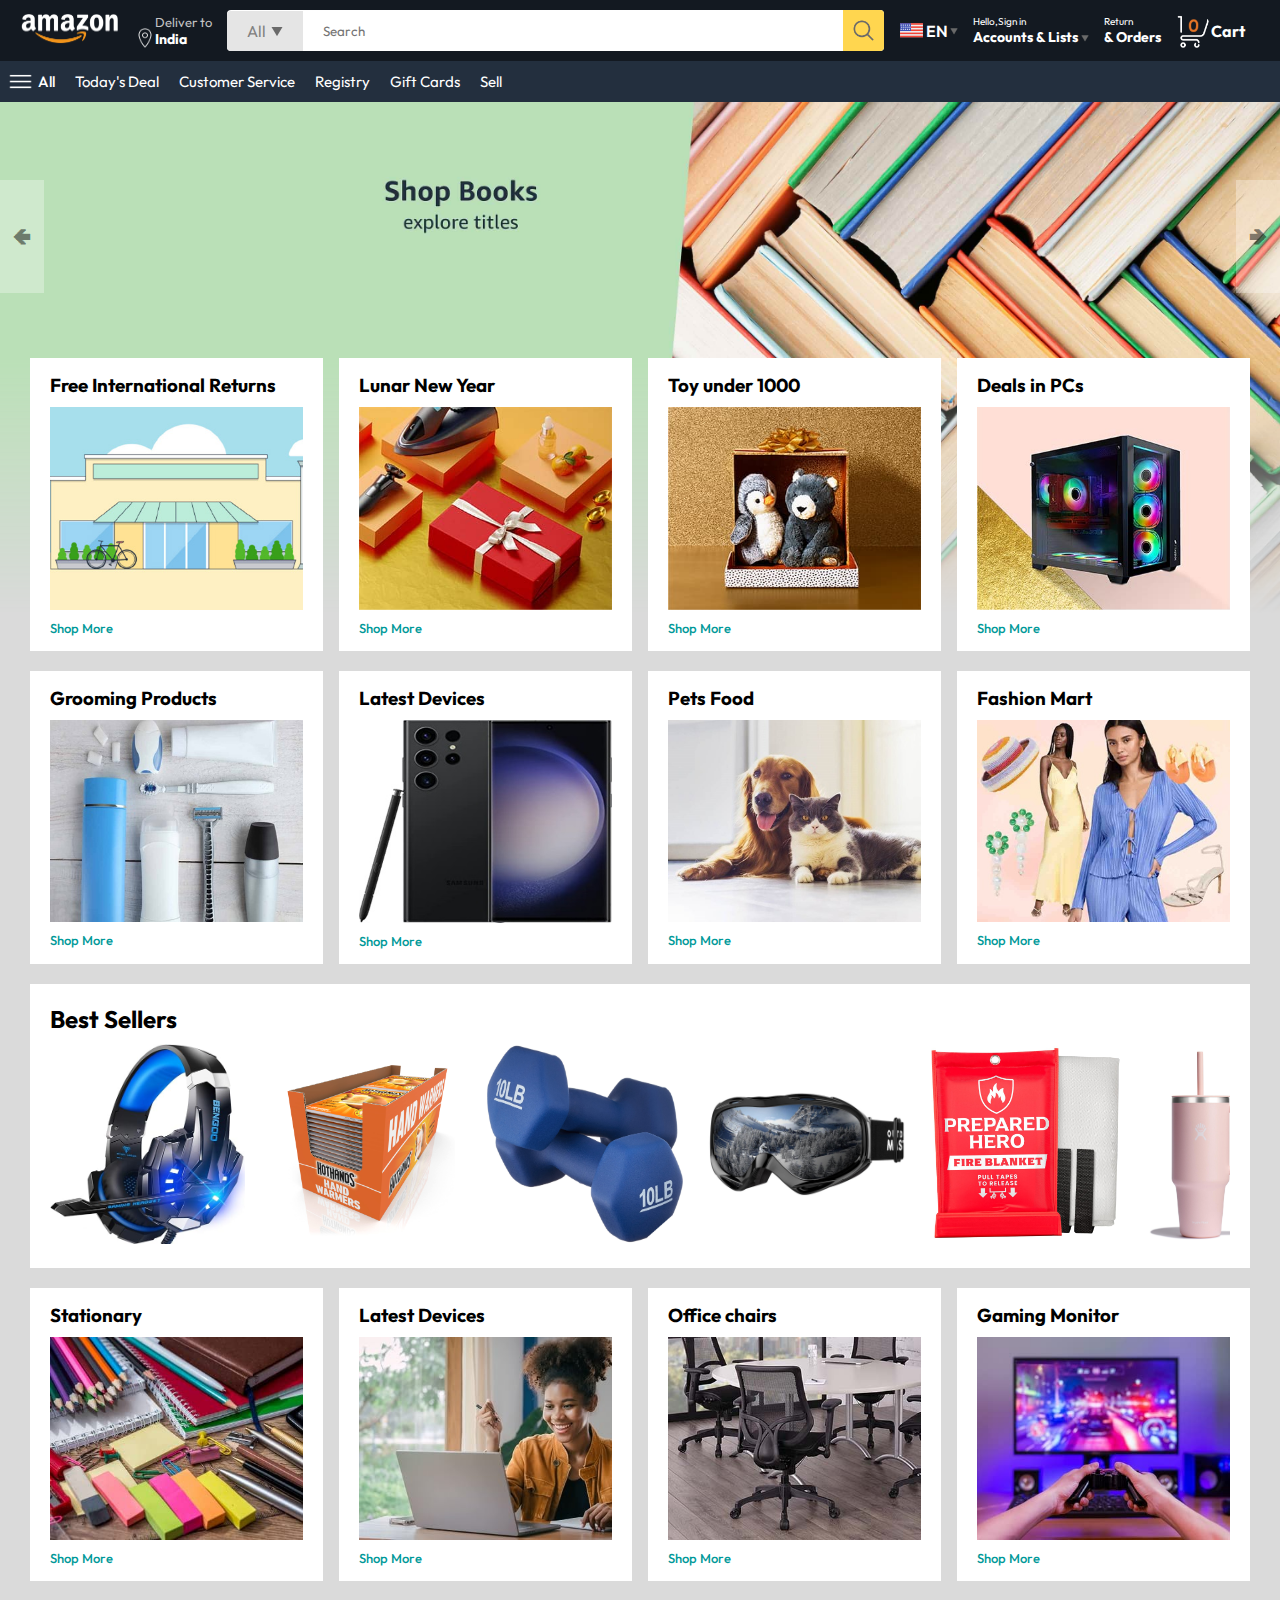
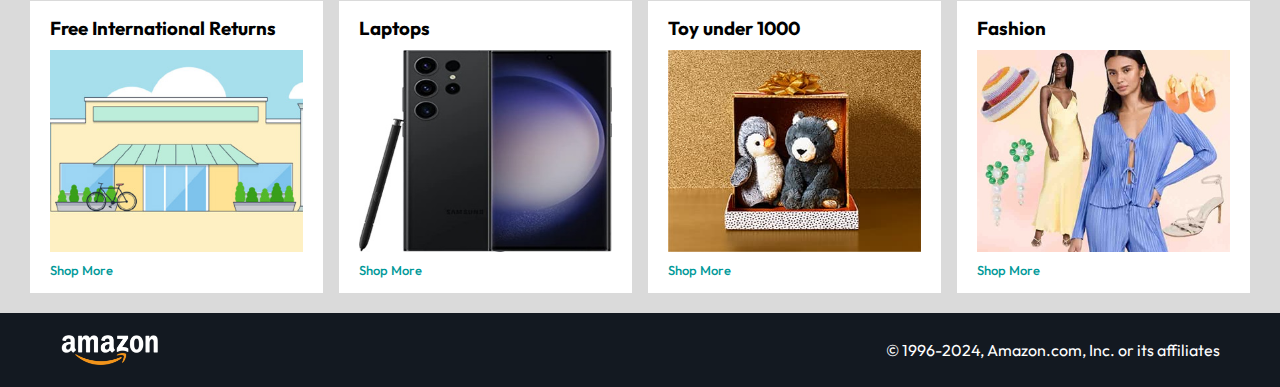
<file: index.html>
<!DOCTYPE html>
<html lang="en">
<head>
    <meta charset="UTF-8">
    <meta name="viewport" content="width=device-width, initial-scale=1.0">
    <title>Amazon</title>
    <link rel="stylesheet" href="style.css">
</head>
<body>
    <nav>
        <a href="/"><img src="/assets/amazon_logo.png" width="100"></a>
        <div class="nav-country">
            <img src="/assets/location_icon.png" height="20">
            <div>
                <p>Deliver to</p>
                <h1>India</h1>
            </div>
        </div>
        <div class="nav-search">
            <div class="nav-search-category">
                <p>All</p>
                <img src="/assets/dropdown_icon.png" height="12">
            </div>
            <input type="text" class="nav-search-input" placeholder="Search">
            <img src="/assets/search_icon.png" class="nav-search-icon">
        </div>
        <div class="nav-language">
            <img src="/assets/us_flag.png" width="25px">
            <p>EN</p>
            <img src="/assets/dropdown_icon.png" width="8px" >
        </div>
        <div class="nav-text">
            <p><a href="signin.html">Hello,Sign in</a></p>
            <h1>Accounts & Lists <img src="/assets/dropdown_icon.png" width="8px"></h1>
        </div>
        <div class="nav-text">
            <p>Return</p>
            <h1>& Orders</h1>
        </div>
        <a href="signin.html" class="mobile-user-icon" style="display: none;"><img src="/assets/user.png" ></a>
        <div>
            <a href="cart.html" class="nav-cart">
                <img src="/assets/cart_icon.png" width="35px">
                <h4>Cart</h4>
            </a>
        </div>
    </nav>
    <div class="nav-bottom">
        <div >
            <img src="/assets/menu_icon.png" width="25px">
            <p>All</p>
        </div>
        <p>Today's Deal</p>
        <p>Customer Service</p>
        <p>Registry</p>
        <p>Gift Cards</p>
        <p>Sell</p>
    </div>


    <div class="header-slider">
        <a href="#" class="control-prev">&#129144</a>
        <a href="#" class="control-next">&#129146</a>
        <ul>
            <img src="/assets/header1.jpg" class="header-img">
            <img src="/assets/header2.jpg" class="header-img">
            <img src="/assets/header3.jpg" class="header-img">
            <img src="/assets/header4.jpg" class="header-img">
            <img src="/assets/header5.jpg" class="header-img">
            <img src="/assets/header6.jpg" class="header-img">
        </ul>
    </div>

    <div class="box-row header-box">
       <div class="box-col">
            <h3>Free International Returns</h3>
            <img src="assets/box1-1.jpg">
            <a href="/">Shop More</a>
       </div>
       <div class="box-col">
            <h3>Lunar New Year</h3>
            <img src="assets/box1-2.jpg">
            <a href="/">Shop More</a>
       </div>
       <div class="box-col">
            <h3>Toy under 1000</h3>
            <img src="assets/box1-3.jpg">
            <a href="/">Shop More</a>
       </div>
       <div class="box-col">
            <h3>Deals in PCs</h3>
            <img src="assets/box1-4.jpg">
            <a href="/">Shop More</a>
       </div>
    </div>
    <div class="box-row">
        <div class="box-col">
             <h3>Grooming Products</h3>
             <img src="assets/box2-1.jpg">
             <a href="/">Shop More</a>
        </div>
        <div class="box-col">
             <h3>Latest Devices</h3>
             <img src="assets/box2-2.jpg">
             <a href="/">Shop More</a>
        </div>
        <div class="box-col">
             <h3>Pets Food</h3>
             <img src="assets/box2-3.jpg">
             <a href="/">Shop More</a>
        </div>
        <div class="box-col">
             <h3>Fashion Mart</h3>
             <img src="assets/box2-4.jpg">
             <a href="/">Shop More</a>
        </div>
     </div>

     <div class="product-slider">
        <h2>Best Sellers</h2>
        <div class="products">
            <a href="/product.html"> <img src="/assets/product_img.jpg"></a>
            <img src="/assets/product1-1.jpg">
            <img src="/assets/product1-2.jpg">
            <img src="/assets/product1-3.jpg">
            <img src="/assets/product1-4.jpg">
            <img src="/assets/product1-5.jpg">
            <img src="/assets/product1-6.jpg">
            <img src="/assets/product1-7.jpg">
            <img src="/assets/product1-8.jpg">
            <img src="/assets/product1-9.jpg">
            <img src="/assets/product1-10.jpg">

        </div>
     </div>

     <div class="box-row">
        <div class="box-col">
             <h3>Stationary</h3>
             <img src="assets/box3-1.jpg">
             <a href="/">Shop More</a>
        </div>
        <div class="box-col">
             <h3>Latest Devices</h3>
             <img src="assets/box3-2.jpg">
             <a href="/">Shop More</a>
        </div>
        <div class="box-col">
             <h3>Office chairs</h3>
             <img src="assets/box3-3.jpg">
             <a href="/">Shop More</a>
        </div>
        <div class="box-col">
             <h3>Gaming Monitor</h3>
             <img src="assets/box3-4.jpg">
             <a href="/">Shop More</a>
        </div>
     </div>
     <div class="box-row">
        <div class="box-col">
             <h3>Free International Returns</h3>
             <img src="assets/box1-1.jpg">
             <a href="/">Shop More</a>
        </div>
        <div class="box-col">
             <h3>Laptops</h3>
             <img src="assets/box2-2.jpg">
             <a href="/">Shop More</a>
        </div>
        <div class="box-col">
             <h3>Toy under 1000</h3>
             <img src="assets/box1-3.jpg">
             <a href="/">Shop More</a>
        </div>
        <div class="box-col">
             <h3>Fashion</h3>
             <img src="assets/box2-4.jpg">
             <a href="/">Shop More</a>
        </div>
     </div>

    <footer>
        <img src="/assets/amazon_logo.png" width="100">
        <p>© 1996-2024, Amazon.com, Inc. or its affiliates</p>
    </footer>
    <script src="script.js"></script>
</body>
</html>
</file>
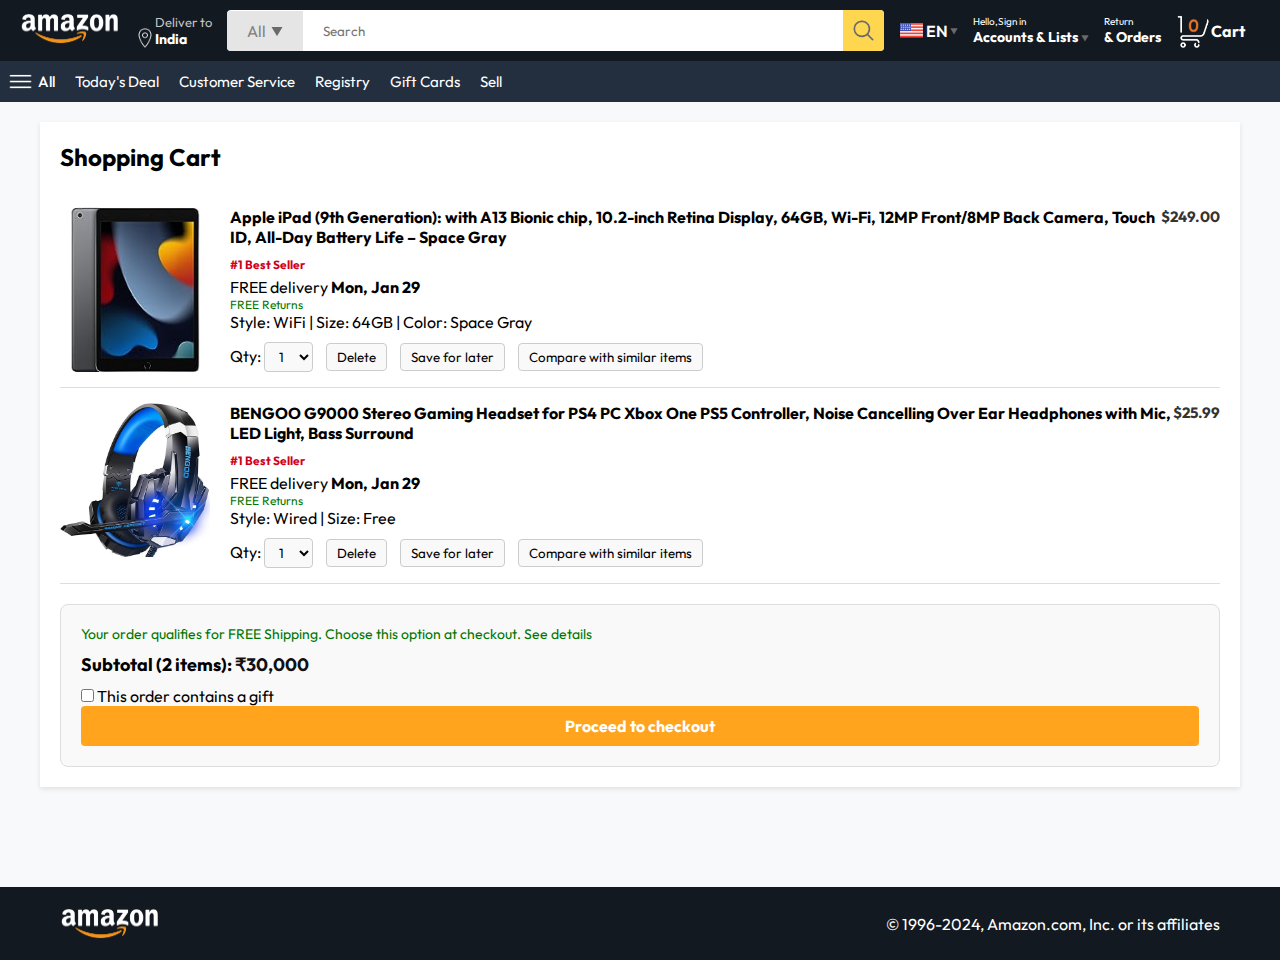
<file: cart.html>
<!DOCTYPE html>
<html lang="en">
<head>
    <meta charset="UTF-8">
    <meta name="viewport" content="width=device-width, initial-scale=1.0">
    <title>Cart</title>
    <link rel="stylesheet" href="style.css">
    <link rel="stylesheet" href="cart.css">
</head>
<body>
    <nav>
        <a href="/"><img src="/assets/amazon_logo.png" width="100"></a>
        <div class="nav-country">
            <img src="/assets/location_icon.png" height="20">
            <div>
                <p>Deliver to</p>
                <h1>India</h1>
            </div>
        </div>
        <div class="nav-search">
            <div class="nav-search-category">
                <p>All</p>
                <img src="/assets/dropdown_icon.png" height="12">
            </div>
            <input type="text" class="nav-search-input" placeholder="Search">
            <img src="/assets/search_icon.png" class="nav-search-icon">
        </div>
        <div class="nav-language">
            <img src="/assets/us_flag.png" width="25px">
            <p>EN</p>
            <img src="/assets/dropdown_icon.png" width="8px" >
        </div>
        <div class="nav-text">
            <p><a href="signin.html">Hello,Sign in</a></p>
            <h1>Accounts & Lists <img src="/assets/dropdown_icon.png" width="8px"></h1>
        </div>
        <div class="nav-text">
            <p>Return</p>
            <h1>& Orders</h1>
        </div>
        <div>
            <a href="" class="nav-cart">
                <img src="/assets/cart_icon.png" width="35px">
                <h4>Cart</h4>
            </a>
        </div>
    </nav>
    <div class="nav-bottom">
        <div >
            <img src="/assets/menu_icon.png" width="25px">
            <p>All</p>
        </div>
        <p>Today's Deal</p>
        <p>Customer Service</p>
        <p>Registry</p>
        <p>Gift Cards</p>
        <p>Sell</p>
    </div>
    <div class="cart-container">
        <h2 class="cart-title">Shopping Cart</h2>
        
        <div class="cart-item">
            <img src="assets/ipad_img.jpg" alt="iPad" class="item-image">
            <div class="item-info">
                <h3>Apple iPad (9th Generation): with A13 Bionic chip, 10.2-inch Retina Display, 64GB, Wi-Fi, 12MP Front/8MP Back Camera, Touch ID, All-Day Battery Life – Space Gray</h3>
                <span class="best-seller">#1 Best Seller</span>
                <p>FREE delivery <strong>Mon, Jan 29</strong></p>
                <p class="returns">FREE Returns</p>
                <p>Style: WiFi | Size: 64GB | Color: Space Gray</p>
                <div class="item-actions">
                    <label for="qty1">Qty: </label>
                    <select id="qty1">
                        <option value="1">1</option>
                        <option value="2">2</option>
                        <option value="3">3</option>
                    </select>
                    <button>Delete</button>
                    <button>Save for later</button>
                    <button>Compare with similar items</button>
                </div>
            </div>
            <div class="item-price">$249.00</div>
        </div>
      
        <div class="cart-item">
            <a href="product.html">
                <img src="assets/product_img.jpg" alt="Headphones" class="item-image">
            </a>
            <div class="item-info">
                <h3>BENGOO G9000 Stereo Gaming Headset for PS4 PC Xbox One PS5 Controller, Noise Cancelling Over Ear Headphones with Mic, LED Light, Bass Surround</h3>
                <span class="best-seller">#1 Best Seller</span>
                <p>FREE delivery <strong>Mon, Jan 29</strong></p>
                <p class="returns">FREE Returns</p>
                <p>Style: Wired | Size: Free</p>
                <div class="item-actions">
                    <label for="qty2">Qty: </label>
                    <select id="qty2">
                        <option value="1">1</option>
                        <option value="2">2</option>
                        <option value="3">3</option>
                    </select>
                    <button>Delete</button>
                    <button>Save for later</button>
                    <button>Compare with similar items</button>
                </div>
            </div>
            <div class="item-price">$25.99</div>
        </div>
        

        
        <div class="cart-summary">
            <p class="free-shipping">Your order qualifies for FREE Shipping. Choose this option at checkout. <a href="#">See details</a></p>
            <h3>Subtotal (2 items): <span>₹30,000</span></h3>
            <label><input type="checkbox"> This order contains a gift</label>
            <button class="checkout-btn">Proceed to checkout</button>
        </div>
    </div>
    <footer>
        <img src="/assets/amazon_logo.png" width="100">
        <p>© 1996-2024, Amazon.com, Inc. or its affiliates</p>
    </footer>
</body>
</html>
</file>
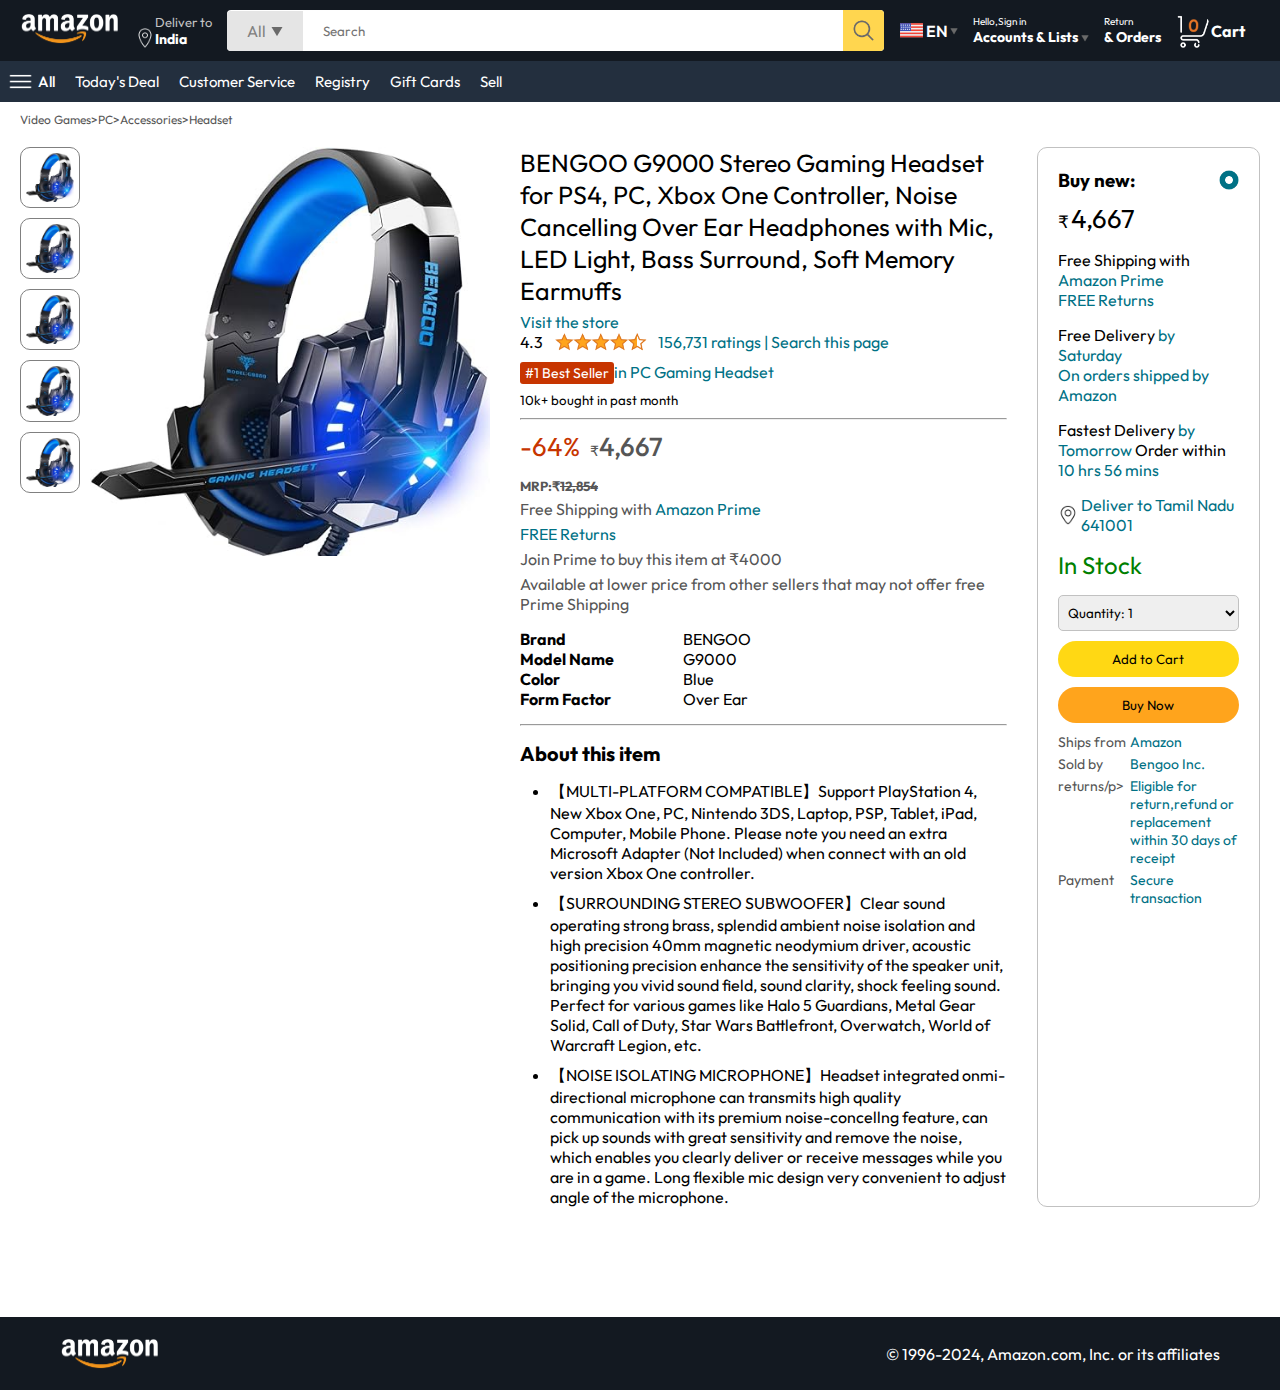
<file: product.html>
<!DOCTYPE html>
<html lang="en">
<head>
    <meta charset="UTF-8">
    <meta name="viewport" content="width=device-width, initial-scale=1.0">
    <title>Product Page</title>
    <link rel="stylesheet" href="style.css">
    <link rel="stylesheet" href="product.css">
</head>
<body>
    <nav>
        <a href="/"><img src="/assets/amazon_logo.png" width="100"></a>
        <div class="nav-country">
            <img src="/assets/location_icon.png" height="20">
            <div>
                <p>Deliver to</p>
                <h1>India</h1>
            </div>
        </div>
        <div class="nav-search">
            <div class="nav-search-category">
                <p>All</p>
                <img src="/assets/dropdown_icon.png" height="12">
            </div>
            <input type="text" class="nav-search-input" placeholder="Search">
            <img src="/assets/search_icon.png" class="nav-search-icon">
        </div>
        <div class="nav-language">
            <img src="/assets/us_flag.png" width="25px">
            <p>EN</p>
            <img src="/assets/dropdown_icon.png" width="8px" >
        </div>
        <div class="nav-text">
            <p><a href="signin.html">Hello,Sign in</a></p>
            <h1>Accounts & Lists <img src="/assets/dropdown_icon.png" width="8px"></h1>
        </div>
        <div class="nav-text">
            <p>Return</p>
            <h1>& Orders</h1>
        </div>
        <a href="signin.html" class="mobile-user-icon" style="display: none;"><img src="/assets/user.png" ></a>
        <div>
            <a href="cart.html" class="nav-cart">
                <img src="/assets/cart_icon.png" width="35px">
                <h4>Cart</h4>
            </a>
        </div>
    </nav>
    <div class="nav-bottom">
        <div >
            <img src="/assets/menu_icon.png" width="25px">
            <p>All</p>
        </div>
        <p>Today's Deal</p>
        <p>Customer Service</p>
        <p>Registry</p>
        <p>Gift Cards</p>
        <p>Sell</p>
    </div>
    <p class="breadcrumb"> Video Games>PC>Accessories>Headset</p>

    <div class="product-display">
        <div class="product-d-image">
            <div class="product-icons">
                <img src="assets/product_img.jpg" width="60">
                <img src="assets/product_img.jpg" width="60">
                <img src="assets/product_img.jpg" width="60">
                <img src="assets/product_img.jpg" width="60">
                <img src="assets/product_img.jpg" width="60">
            </div>
            <div class="product-main-image">
                <img src="/assets/product_img.jpg" width="400">
            </div>
        </div>
        <div class="product-d-details">
            <p class="product-title">
                BENGOO G9000 Stereo Gaming Headset for PS4, PC, Xbox One Controller, Noise Cancelling Over Ear Headphones with Mic, LED Light, Bass Surround, Soft Memory Earmuffs
            </p>
            <p class="brand-store">Visit the store</p>
            <div class="product-rating">
                <div>
                    <div>4.3 <img src="assets/rating_img.png" height="20px"></div>
                    <p>156,731 ratings | Search this page</p>
                </div>
                <p><span>#1 Best Seller</span>in PC Gaming Headset</p>
                <h5>10k+ bought in past month</h5>
                <hr>
            </div>
            <div class="product-price">
                <div>
                    <p>-64%</p>
                    <h1>₹<span>4,667</span></h1>
                </div>
                <h5>MRP:₹<span>12,854</span></h5>
                <p>Free Shipping with <span>Amazon Prime</span></p>
                <p><span>FREE Returns</span></p>
                <p>Join Prime to buy this item at ₹4000</p>
                <p>Available at lower price from other sellers that may not offer free Prime Shipping</p>
           
            </div>
            <div class="product-info">
                <p><b>Brand</b></p> <p>BENGOO</p>
                <p><b>Model Name</b></p> <p>G9000</p>
                <p><b>Color</b></p> <p>Blue</p>
                <p><b>Form Factor</b></p> <p>Over Ear</p>
            </div>
            <hr>
        <div class="product-description">
            <h1>About this item</h1>
            <ul>
                <li>【MULTI-PLATFORM COMPATIBLE】Support PlayStation 4, New Xbox One, PC, Nintendo 3DS, Laptop, PSP, Tablet, iPad, Computer, Mobile Phone. Please note you need an extra Microsoft Adapter (Not Included) when connect with an old version Xbox One controller. </li>
                <li>【SURROUNDING STEREO SUBWOOFER】Clear sound operating strong brass, splendid ambient noise isolation and high precision 40mm magnetic neodymium driver, acoustic positioning precision enhance the sensitivity of the speaker unit, bringing you vivid sound field, sound clarity, shock feeling sound. Perfect for various games like Halo 5 Guardians, Metal Gear Solid, Call of Duty, Star Wars Battlefront, Overwatch, World of Warcraft Legion, etc.</li>
                <li>【NOISE ISOLATING MICROPHONE】Headset integrated onmi-directional microphone can transmits high quality communication with its premium noise-concellng feature, can pick up sounds with great sensitivity and remove the noise, which enables you clearly deliver or receive messages while you are in a game. Long flexible mic design very convenient to adjust angle of the microphone. </li>
            </ul>
        </div>
        </div>
        <div class="product-d-purchase">
            <div class="title">
                <h3>Buy new:</h3><img src="assets/circle_icon.png" width="20px">
            </div>
            <h1 class="price">₹<span>4,667</span></h1>
            <div class="gap">
                <p>Free Shipping with <span>Amazon Prime</span></p>
                <p><span>FREE Returns</span></p>
            </div>
            <div class="gap">
                <p>Free Delivery<span> by Saturday</span></p>
                <p><span>On orders shipped by Amazon </span></p>
            </div>
            <div class="gap">
                <p>Fastest Delivery <span> by Tomorrow</span> Order within</p>
                <p><span>10 hrs 56 mins</span></p>
            </div>
            <div class="delivery-loation">
                <img src="assets/location_icon_dark.png" width="20px">
                <p><span>Deliver to Tamil Nadu 641001</span></p>
            </div>
            <h2 class="product-stock">In Stock</h2>
            <select class="product-quantity">
                <option value="1">Quantity: 1</option>
                <option value="2">Quantity: 2</option>
                <option value="3">Quantity: 3</option>
                <option value="4">Quantity: 4</option>
            </select>
            <button class="btn">Add to Cart</button>
            <button class="btn product-buy">Buy Now</button>
        <div class="product-seller">
            <p>Ships from</p><p><span>Amazon</span></p>
            <p>Sold by</p><p><span>Bengoo Inc.</span></p>
            <p>returns/p><p><span>Eligible for return,refund or replacement within 30 days of receipt</span></p>
            <p>Payment</p><p><span>Secure transaction</span></p>
        </div>
        </div>
     </div>
     <footer>
        <img src="/assets/amazon_logo.png" width="100">
        <p>© 1996-2024, Amazon.com, Inc. or its affiliates</p>
    </footer>
</body>
</html>
</file>
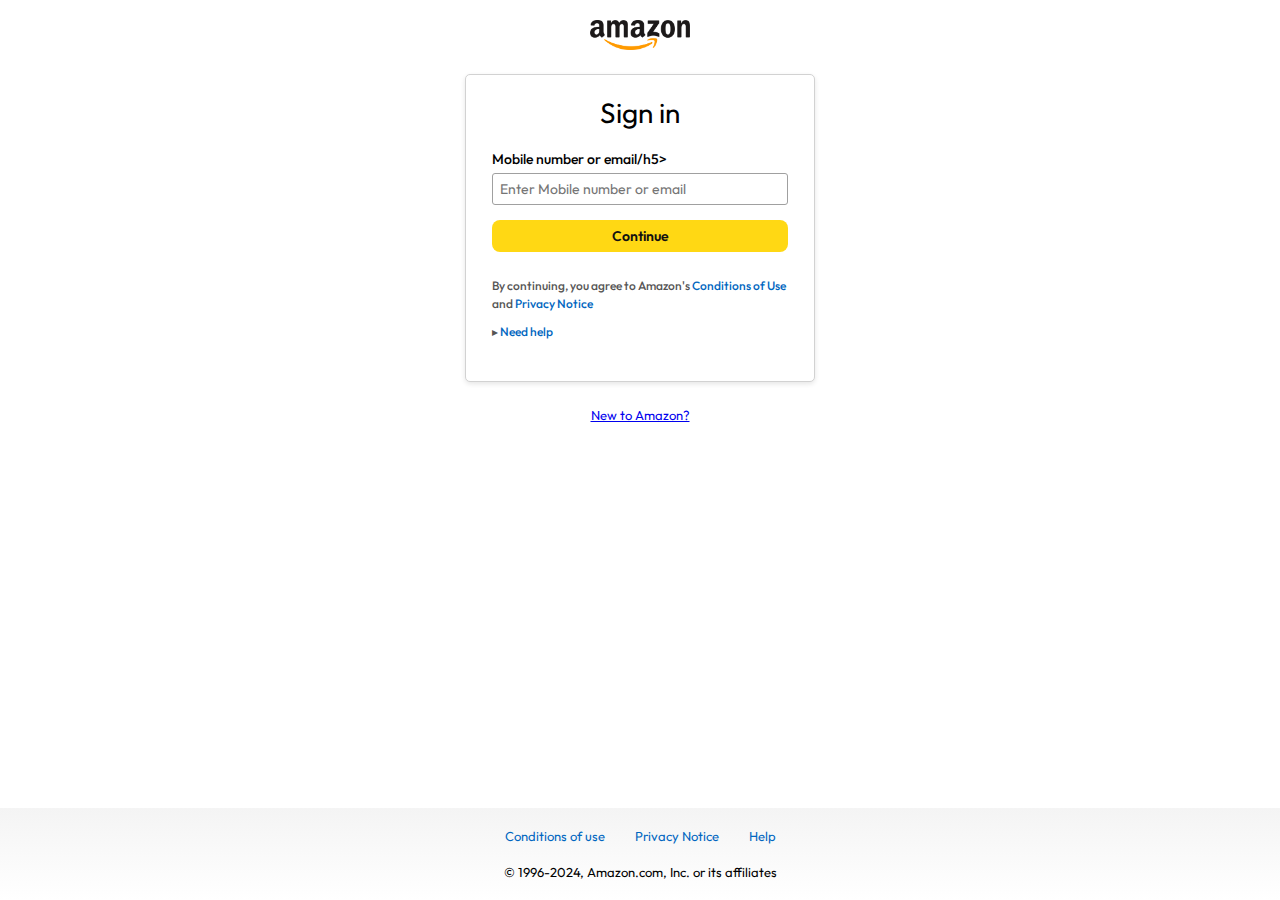
<file: signin.html>
<!DOCTYPE html>
<html lang="en">
<head>
    <meta charset="UTF-8">
    <meta name="viewport" content="width=device-width, initial-scale=1.0">
    <title>Sign In</title>
    <link rel="stylesheet" href="signin.css">
</head>
<body>
   <a href="/"><img class="logo" src="assets/amazon_logo_dark.png" width="100px"></a>
    <div class="signin-container">
        <h1 class="signin-title">Sign in</h1>
        <h5 class="input-label"> Mobile number or email/h5>
        <input type="text" placeholder="Enter Mobile number or email">
        <button>Continue</button>
        <p class="signin-condition"> By continuing, you agree to Amazon's<span> Conditions of Use</span> and <span>Privacy Notice</span></p>
        <p class="signin-help">&#9656 <span>Need help</span></p>
    </div>
    <div class="signin-bottom">
        <a href="signup.html"><p>New to Amazon?</p></a>
    </div>
    <footer>
        <div class="footer-links">
            <a href="#">Conditions of use</a>
            <a href="#">Privacy Notice</a>
            <a href="#">Help</a>
        </div>
        <p class="footer-copyright">© 1996-2024, Amazon.com, Inc. or its affiliates</p>
    </footer>
</body>
</html>
</file>
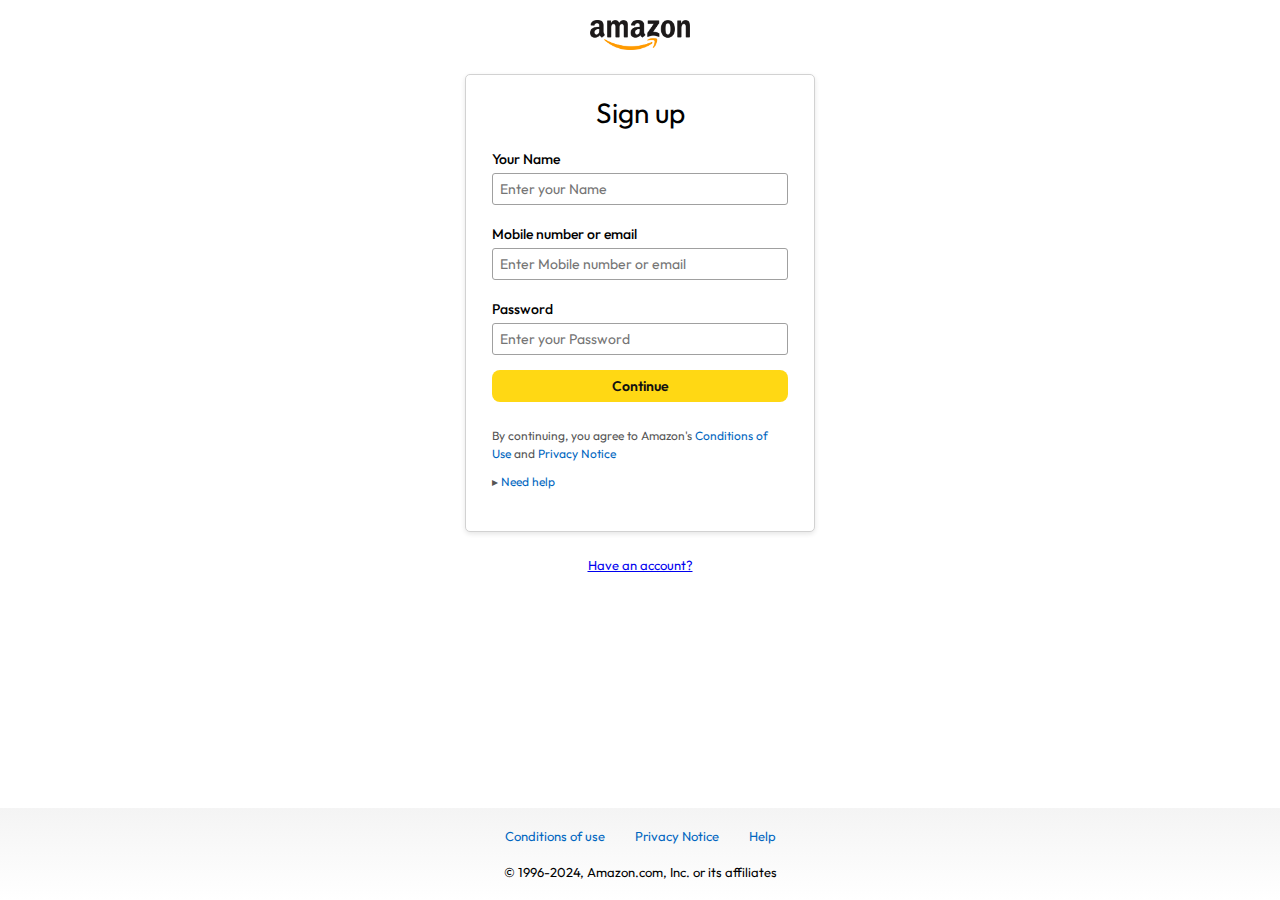
<file: signup.html>
<!DOCTYPE html>
<html lang="en">
<head>
    <meta charset="UTF-8">
    <meta name="viewport" content="width=device-width, initial-scale=1.0">
    <title>Sign up</title>
    <link rel="stylesheet" href="signin.css">
</head>
<body>
    <a href="/"><img class="logo" src="assets/amazon_logo_dark.png" width="100px"></a>
    <div class="signin-container">
        <h1 class="signin-title">Sign up</h1>
        <h5 class="input-label">Your Name</h5>
        <input type="text" placeholder="Enter your Name">
        <h5 class="input-label">Mobile number or email</h5>
        <input type="text" placeholder="Enter Mobile number or email">
        <h5 class="input-label">Password</h5>
        <input type="password" placeholder="Enter your Password">
        <button>Continue</button>
        <p class="signin-condition"> By continuing, you agree to Amazon's<span> Conditions of Use</span> and <span>Privacy Notice</span></p>
        <p class="signin-help">&#9656 <span>Need help</span></p>
    </div>
    <div class="signin-bottom">
        <a href="signin.html"><p>Have an account?</p></a>
    </div>
    <footer>
        <div class="footer-links">
            <a href="#">Conditions of use</a>
            <a href="#">Privacy Notice</a>
            <a href="#">Help</a>
        </div>
        <p class="footer-copyright">© 1996-2024, Amazon.com, Inc. or its affiliates</p>
    </footer>
</body>
</html>
</file>
<file: style.css>
@import url('https://fonts.googleapis.com/css2?family=Outfit:wght@100..900&display=swap');
*{
    padding: 0;
    margin:0;
    box-sizing: border-box;
    font-family: outfit;
}
body{
    background: #dadada;
}
a{
    text-decoration: none;
    color: inherit;
}
nav{
    display:flex;
    align-items: center;
    justify-content: space-between;
    background-color: #131921;
    padding:10px 20px;
    color:white;
}
.nav-country{
    display: flex;
    align-items: end;
    margin-left: 15px;
    font-size: 13px;
    color: #c4c4c4;
}
.nav-country h1{
    color:white;
    font-size:14px;
}
.nav-search{
    flex: 1;
    display: flex;
    align-items: center;
    background: white;
    color:gray;
    max-width: 1000px;
    border-radius: 4px;
    margin-left:15px;
}
.nav-search-category{
    display: flex;
    align-items:center;
    padding:10px 20px;
    gap:5px;
    background:#e5e5e5;
    border-radius: 4px 0 0 4px;
}
.nav-search-input{
    border:none;
    outline: none;
    padding-left: 20px;
    width: 100%;
}
.nav-search-icon{
    max-width: 41px;
    padding: 8px;              
    background: #ffd64f;
    border-radius:0 4px 4px 0;
}
.nav-language{
    display:flex;
    align-items: center;
    gap:2px;
    font-weight: 600;
    margin-left: 15px;
}
.nav-text{
    margin-left:15px;
}
.nav-text p{
    font-size:10px;
}
.nav-text h1{
    font-size:14px;
}
.nav-cart{
    display:flex;
    align-items: center;
    margin: 0px 15px;
}
.nav-bottom{
    display:flex;
    align-items: center;
    gap:20px;
    padding: 8px;
    background:#232f3e;
    color:white;
    font-size:15px;
}
.nav-bottom div{
    display:flex;
    align-items: center;
    gap:5px;
    font-weight: 500;
}
.header-slider ul{
    display: flex;
    overflow-y: hidden;
}
.header-img{
    max-width:100%;
    mask-image: linear-gradient(to bottom, #000000 50%, transparent 100%);
}
.header-slider a{
    position: absolute;
    top:20%;
    z-index: 1;
    padding:5vh 1vw;
    background: #ffffff4f;
    color:#0000007b;
    text-decoration: none;
    font-weight: 600;
    font-size: 18px;
    cursor: pointer;
}
.control-next{
    right:0;
}
.box-row{
    display:flex;
    flex-wrap:wrap;
    row-gap: 20px;
    justify-content: space-between;
    margin: 20px 30px;
}
.box-col{
    display: flex;
    flex-direction: column;
    gap:10px;
    padding:15px 20px;
    background: white;
    max-width: 24%;
    min-height:200px;
    z-index: 1;
}
.box-col a{
    font-size: 13px;
    color:#009999;
    font-weight: 500;
}
.header-box{
    margin-top: -20vw;
}
.product-slider{
    background: white;
    margin: 0 30px;
    padding: 20px;
    margin-bottom: 15px;
}
.product-slider .products{
    display:flex;
    overflow-x:auto;
    gap:20px;
    margin-top: 10px;
}
.product-slider .products img{
    max-width: 200px;
    max-height: 200px;
}
.product-slider .products::-webkit-scrollbar{
    display:none;
}

footer{
    display:flex;
    justify-content: space-between;
    align-items:center;
    color:white;
    background-color: #131921;
    padding:20px 60px;
}

@media only screen and (max-width: 900px) {
    nav {
        display: flex; 
        flex-wrap: wrap; 
    }
    .nav-search {
        order: 7; 
        margin: 15px 0 5px;
        min-width: 300px;
        flex: 1 1 300px; 
        max-width: 100%;
    }
    .box-col {
        max-width: 48%; 
        flex: 1 1 48%; 
    }
}
@media only screen and (max-width: 600px){
    .nav-country{
        display: none;
    }
    .nav-language{
        display: none;
    }
    .nav-text{
        display:none;
    }
    .nav-bottom{
        font-size:13px;
        gap:10px;
        overflow-x:scroll;
    }
    .nav-bottom::-webkit-scrollbar{
        display: none;
    }
    .nav-bottom p{
        text-wrap:nowrap;
    }
    .mobile-user-icon{
        display: flex !important;
        flex:1;
        justify-content: flex-end;
    }
    .mobile-user-icon img{
        width: 25px;
    }
    .nav-cart h4{
        display:none;
    }
    .nav-cart img{
        width:25px;
    }
    .header-slider a{
        top:24%;
        padding:2vh 1vw;
        font-size:15px;
    }
    .box-col{
        max-width: 100%;
        width:100%;
    }
    footer{
        justify-content: center;
        flex-direction: column;
        font-size: 14px;
    }
}
</file>
<file: product.css>
body{
    background-color: white;
}

.breadcrumb{
    padding:10px 20px;
    font-size:12px;
    color:#565656
}
.product-display{
    min-height:100%;
    padding:10px 20px;
    display:flex;
}
.product-d-image{
    display:flex;
    gap:10px;
}
.product-icons{
    display:flex;
    flex-direction: column;
    gap:10px;
}
.product-icons img{
    border: 1px solid gray;
    border-radius: 10px;
    padding:5px;
}
.product-d-details{
    margin:0 30px;
}
.product-title{
    font-size:25px;
}
.brand-store{
    margin-top: 5px;
    color:#007185
    
}
.product-rating{
    display:flex;
    flex-direction: column;
    gap:10px;
}
.product-rating div{
    display:flex;
    align-items: center;
    gap:10px;
}
.product-rating p{
    color:#007185
}
.product-rating p span{
    color:white;
    background-color: #c73500;
    padding: 2px 5px;
    border-radius: 3px;
    font-size:14px;
}
.product-rating h5{
    font-weight:400;
}
.product-price{
    display: flex;
    flex-direction: column;
    gap: 5px;
}
.product-price div{
    display:flex;
    align-items: center;
    gap:10px;
    margin: 10px 0;
}
.product-price div p{
    font-size: 26px;
    color: #c73500;
}
.product-price div h1{
    font-size: 14px;
    font-weight: 500;
}
.product-price div h1 span{
    font-size: 26px;
    font-weight: 500;
}
.product-price h1{
    color:#565656
}
.product-price p{
    color:#565656
}
.product-price h5{
    color:#565656
}
.product-price h5 span{
    text-decoration: line-through;
    color:#565656
}
.product-price p span{
    color:#007185
}
.product-info{
    display:grid;
    grid-template-columns: auto auto;
    max-width: 300px;
    margin-bottom: 15px;
    margin-top:15px;
}
.product-description h1{
    font-size: 20px;
    margin:15px 0;
}
.product-description ul{
    display:flex;
    flex-direction: column;
    gap:10px;
    margin-left: 30px;
}
.product-d-purchase{
    width:100%;
    max-width:280px;
    border:1px solid #c1c1c1;
    border-radius:10px;
    padding:20px;
}
.product-d-purchase .title{
     display:flex;
     justify-content: space-between;
     align-items: center;
}
.product-d-purchase .price{
    font-size:17px;
    font-weight: 400;
    margin:10px 0;
}
.product-d-purchase .price span{
    font-size:26px;
    padding: 2px;
}
.product-d-purchase .gap{
    margin:15px 0; 
}
.product-d-purchase p span{
    color:#007185
}
.delivery-loation{
    display:flex;
    align-items: center;
    gap:3px;
}
.product-stock{
    margin:15px 0;
    color:green;
    font-weight: 400;
}
.product-quantity{
    padding:8px 5px;
    outline:none;
    width: 100%;
    border-radius: 5px;
    background-color: #efefef;
    border-color:#c1c1c1
}
.product-d-purchase .btn{ 
    outline:none;
    border: none;
    background-color:#ffd814;
    width:100%;
    padding: 10px 0;
    margin-top:10px;
    border-radius:50px;
    cursor:pointer;
}
.product-d-purchase .product-buy{
    background-color:#ffa41c;
}
.product-seller{
    margin-top: 10px;
    display:grid;
    grid-template-columns: auto auto;
    gap:4px;
    font-size: 14px;
    color:#565656
}
.product-seller span{
    color:#007185;
}
footer{
    margin-top: 100px;
}


@media only screen and (max-width: 900px) {
    .product-display{
        flex-wrap:wrap;
    } 
}
@media only screen and (max-width: 600px){
    .product-icons{
        display: none;
    }
    .product-d-image img{
        width: 100%;
        padding:20px;
    }
    .product-d-purchase{
        max-width: 90%;
        margin:20px auto 10px;
    }
}
</file>
<file: signin.css>
@import url('https://fonts.googleapis.com/css2?family=Outfit:wght@100..900&display=swap');

* {
    padding: 0;
    margin: 0;
    box-sizing: border-box;
    font-family: 'Outfit', sans-serif;
}

body {
    background: white;
    text-align: center;
    min-height: 100vh;
    display: flex;
    flex-direction: column;
    align-items: center;
}

.logo {
    margin-top: 20px;
}

.signin-container {
    max-width: 350px;
    border: 1px solid #d2d2d2;
    border-radius: 5px;
    margin: 20px auto;
    padding: 20px 26px;
    text-align: left;
    background: #fff;
    box-shadow: 0 2px 5px rgba(0, 0, 0, 0.1);
}

.signin-title {
    font-size: 28px;
    font-weight: 400;
    margin-bottom: 20px;
}

.input-label {
    margin-top: 20px;
    font-size: 14px;
    font-weight: 500;
}

.signin-container input {
    width: 100%;
    height: 32px;
    margin-top: 5px;
    padding: 3px 7px;
    border-radius: 3px;
    border: 1px solid #a0a0a0;
    font-size: 14px;
}

.signin-container input:focus {
    outline: 3px solid #c2f2ff;
    border: 1px solid #0099cc;
}

.signin-container button {
    width: 100%;
    height: 32px;
    margin: 15px 0;
    background: #ffd814;
    border: none;
    border-radius: 8px;
    cursor: pointer;
    font-size: 14px;
    font-weight: 600;
    color: #111;
}

.signin-container button:hover {
    background-color: #ebc712;
}

.signin-container p {
    font-size: 12px;
    color: #555;
    margin-top: 10px;
    line-height: 1.5;
}
.signin-condition{
    font-size:11px;
}
.signin-container h1{
    text-align: center;
}
.signin-container span{
    color:#0066c0
}
.signin-help{
    font-size: 13px;
    margin: 20px 0;
}
.signin-bottom{
    max-width: 350px;
    font-size: 13px;
    color:#737373;
    margin: 20px auto;
    display:flex;
    align-items:center;
    justify-content: center;
    gap:6px;
    margin-top:5px;
}
footer{
    width:100%;
    height:auto;
    max-height:200px;
    margin-top: 20px;
    padding:20px 0;
    position: fixed;
    bottom:0;
    background:linear-gradient(to bottom,#f4f4f4,white);
    border: 2px soild #ededed;
    font-size:13px;
}
.footer-links{
    display:flex;
    justify-content: center;
    gap:30px;
    margin-bottom: 20px;
}
.footer-links a{
    text-decoration: none;
    color:#0066c0;
}
</file>
<file: cart.css>
/* General Reset */
body {
    font-family: Arial, sans-serif;
    margin: 0;
    padding: 0;
    background-color: #f8f9fa;
}

.cart-container {
    max-width: 1200px;
    margin: 20px auto;
    background-color: #fff;
    padding: 20px;
    box-shadow: 0 2px 5px rgba(0, 0, 0, 0.1);
}

.cart-title {
    font-size: 24px;
    font-weight: bold;
    margin-bottom: 20px;
}

.cart-item {
    display: flex;
    justify-content: space-between;
    padding: 15px 0;
    border-bottom: 1px solid #ddd;
}

.cart-item:last-child {
    border-bottom: none;
}

.item-image {
    width: 150px;
    height: auto;
    border-radius: 5px;
}

.item-info {
    flex: 1;
    margin-left: 20px;
}

.item-info h3 {
    font-size: 16px;
    margin: 0 0 10px;
}

.best-seller {
    color: #d0011b;
    font-weight: bold;
    font-size: 12px;
    display: block;
    margin-bottom: 5px;
}

.returns {
    font-size: 12px;
    color: #007600;
}

.item-actions {
    margin-top: 10px;
}

.item-actions select,
.item-actions button {
    margin-right: 10px;
    padding: 5px 10px;
    border-radius: 4px;
    border: 1px solid #ccc;
    background: #f9f9f9;
    cursor: pointer;
}

.item-actions button:hover {
    background-color: #f0f0f0;
}

.item-price {

    font-size: 15px;
    font-weight: bold;
    color: #333;
}

.cart-summary {
    margin-top: 20px;
    padding: 20px;
    background-color: #f9f9f9;
    border-radius: 8px;
    border: 1px solid #ddd;
}

.free-shipping {
    font-size: 14px;
    color: #007600;
    margin-bottom: 10px;
}

.cart-summary h3 {
    font-size: 18px;
    font-weight: bold;
    margin-bottom: 10px;
}

.cart-summary span {
    color: #111;
}

.checkout-btn {
    display: block;
    width: 100%;
    padding: 10px;
    background-color: #ffa41c;
    border: none;
    color: #fff;
    font-size: 16px;
    font-weight: bold;
    border-radius: 4px;
    cursor: pointer;
}

.checkout-btn:hover {
    background-color: #d99116;
}
footer{
    margin-top: 100px;
}

@media only screen and (max-width: 900px) {
    .cart-container {
        padding: 15px;
        margin: 15px;
    }

    .cart-item {
        flex-direction: column;
        align-items: center;
        text-align: center;
    }

    .item-image {
        width: 120px; 
        margin-bottom: 10px;
    }

    .item-info {
        margin-left: 0;
        margin-bottom: 10px;
    }

    .item-info h3 {
        font-size: 14px; 
    }

    .item-actions select,
    .item-actions button {
        width: 100%; 
        margin-bottom: 10px; 
    }

    .item-price {
        font-size: 14px; 
    }

    .cart-summary {
        padding: 15px;
    }

    .checkout-btn {
        font-size: 14px; 
    }
}

@media only screen and (max-width: 600px) {
    .cart-title {
        font-size: 20px; 
    }

    .cart-container {
        padding: 10px;
    }

    .cart-item {
        flex-direction: column;
        align-items: center; 
        text-align: center; 
    }

    .item-image {
        width: 100px; 
        margin-bottom: 10px;
        margin-left: auto; 
        margin-right: auto; 
    }

    .item-info h3 {
        font-size: 12px; 
    }

    .item-actions select,
    .item-actions button {
        font-size: 12px; 
    }

    .cart-summary h3 {
        font-size: 16px; 
    }

    .checkout-btn {
        font-size: 14px;
        padding: 8px; 
    }
}
</file>
